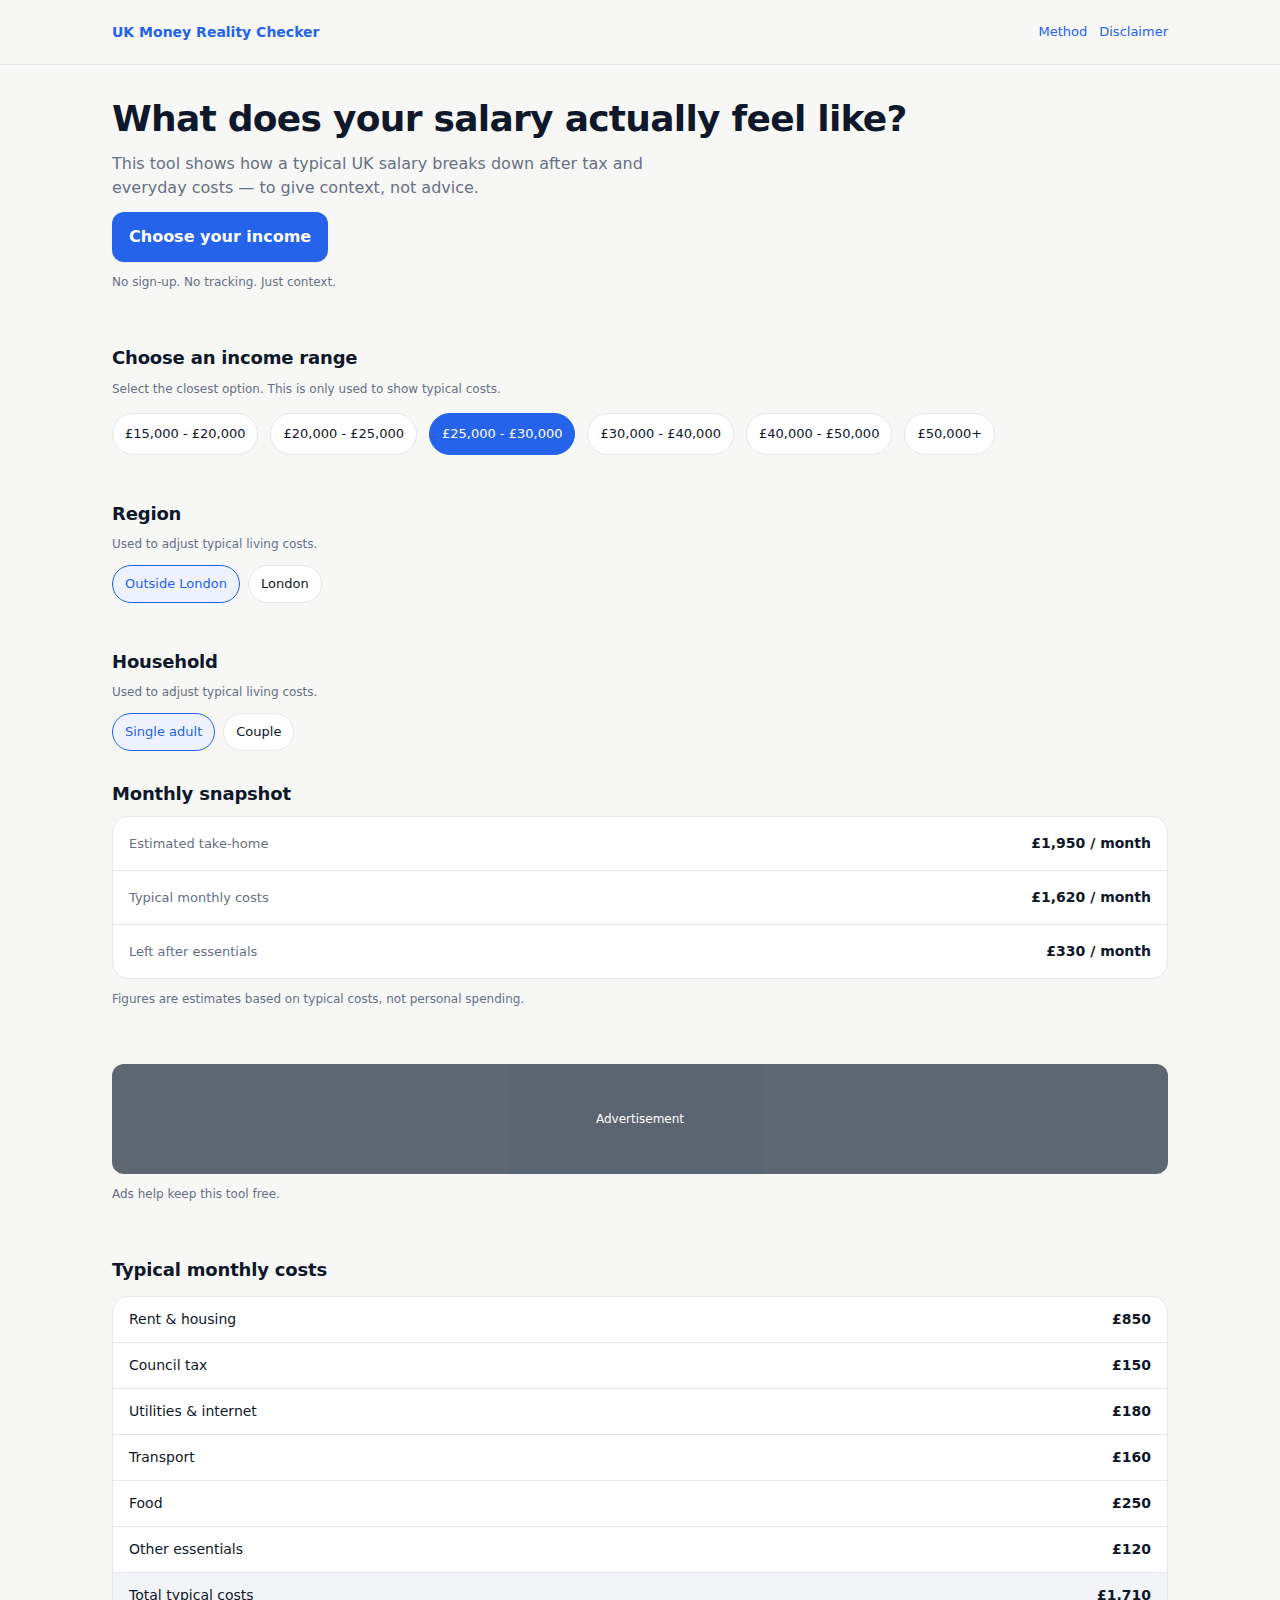
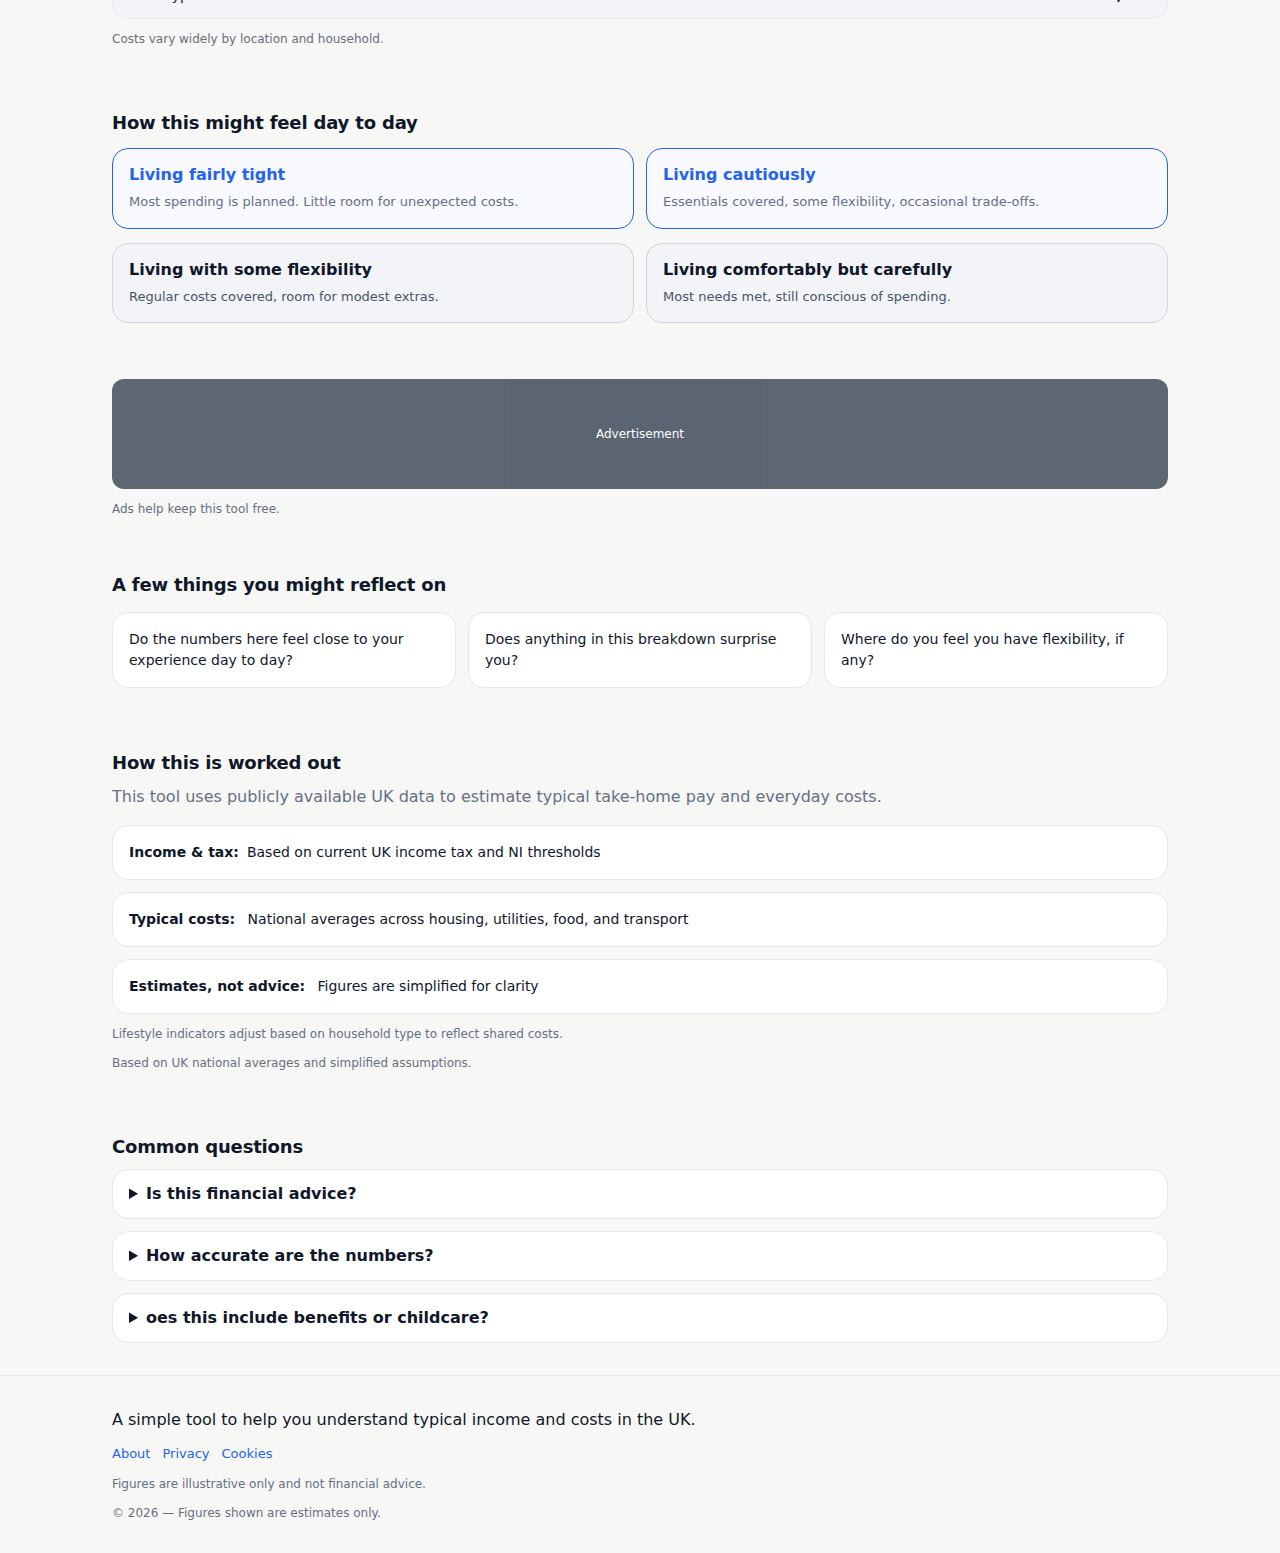
<file: index.html>
<!DOCTYPE html>
<html lang="en">

<head>
    <meta charset="UTF-8">
    <meta name="viewport" content="width=device-width, initial-scale=1.0">
    <meta name="description" content="A judgement-free tool to show what UK salaries feel like after tax and typical costs — context, not advice.">
    
    <script async src="https://pagead2.googlesyndication.com/pagead/js/adsbygoogle.js?client=ca-pub-9126733558020725" crossorigin="anonymous"></script>

    <title>UK Money Reality Checker</title>

    <link rel="canonical" href="https://ukmoneyreality.co.uk/">
    <meta name="robots" content="index, follow">
    <meta name="theme-color" content="#F7F7F5">
    <meta name="color-scheme" content="light">

    <!-- Social preview -->
    <meta property="og:site_name" content="UK Money Reality Checker">
    <meta property="og:title" content="UK Money Reality Checker">
    <meta property="og:description"
        content="A judgement-free tool to show what UK salaries feel like after tax and typical costs — context, not advice.">
    <meta property="og:type" content="website">
    <meta property="og:locale" content="en_GB">
    <meta property="og:url" content="https://ukmoneyreality.co.uk/">
    <meta property="og:image" content="https://ukmoneyreality.co.uk/og-image.png">

    <meta name="twitter:card" content="summary_large_image">
    <meta name="twitter:title" content="UK Money Reality Checker">
    <meta name="twitter:description"
        content="A judgement-free tool to show what UK salaries feel like after tax and typical costs — context, not advice.">
    <meta name="twitter:image" content="https://ukmoneyreality.co.uk/og-image.png">

    <!-- Favicons -->
    <link rel="icon" href="favicon.ico" sizes="any">
    <link rel="icon" type="image/png" sizes="32x32" href="favicon-32x32.png">
    <link rel="icon" type="image/png" sizes="16x16" href="favicon-16x16.png">
    <link rel="apple-touch-icon" sizes="180x180" href="apple-touch-icon.png">
    <link rel="manifest" href="site.webmanifest">

    <link rel="stylesheet" href="assets/css/styles.css">
</head>

<body id="top">

    <!-- Site Header -->
    <header class="site-header">
        <div class="container">
            <a href="#top" class="site-title">UK Money Reality Checker</a>

            <nav class="site-nav">
                <a href="#method">Method</a>
                <a href="#disclaimer">Disclaimer</a>
            </nav>
        </div>
    </header>

    <main>

        <!-- Hero -->
        <section class="hero">
            <div class="container">
                <h1>What does your salary actually feel like?</h1>

                <p>
                    This tool shows how a typical UK salary breaks down after tax and everyday costs &mdash; to give
                    context, not advice.
                </p>

                <a href="#income-selector" class="primary-btn">
                    Choose your income
                </a>

                <p class="meta">
                    No sign-up. No tracking. Just context.
                </p>

            </div>
        </section>

        <!-- Income selector -->
        <section class="income-selector" id="income-selector">
            <div class="container">
                <h2>Choose an income range</h2>

                <p class="meta">
                    Select the closest option. This is only used to show typical costs.
                </p>

                <div class="income-options" role="radiogroup" aria-label="Income range">
                    <button data-income="15000-20000">
                        £15,000 - £20,000
                    </button>
                    <button data-income="20000-25000">
                        £20,000 - £25,000
                    </button>
                    <button data-income="25000-30000" class="active">
                        £25,000 - £30,000
                    </button>
                    <button data-income="30000-40000">
                        £30,000 - £40,000
                    </button>
                    <button data-income="40000-50000">
                        £40,000 - £50,000
                    </button>
                    <button data-income="50000+">
                        £50,000+
                    </button>
                </div>
            </div>
        </section>

        <section class="region-selector" aria-labelledby="region-heading">
            <div class="container">
                <h2 id="region-heading">Region</h2>
                <p class="meta">Used to adjust typical living costs.</p>

                <div class="region-options" role="radiogroup" aria-label="Select region">
                    <button type="button" role="radio" aria-checked="true" tabindex="0" class="active"
                        data-region="outside-london">
                        Outside London
                    </button>

                    <button type="button" role="radio" aria-checked="false" tabindex="-1" data-region="london">
                        London
                    </button>
                </div>
            </div>
        </section>

        <section class="household-selector" aria-labelledby="household-heading">
            <div class="container">
                <h2 id="household-heading">Household</h2>
                <p class="meta">Used to adjust typical living costs.</p>

                <div class="household-options" role="radiogroup" aria-label="Select household type">
                    <button type="button" role="radio" aria-checked="true" tabindex="0" class="active"
                        data-household="single">
                        Single adult
                    </button>

                    <button type="button" role="radio" aria-checked="false" tabindex="-1" data-household="couple">
                        Couple
                    </button>
                </div>
            </div>
        </section>

        <!-- Monthly snpshot -->
        <section class="monthly-snapshot">
            <div class="container">
                <h2>Monthly snapshot</h2>

                <ul class="snapshot-list">
                    <li>
                        <span>Estimated take-home</span>
                        <strong id="takeHome" aria-live="polite">£1,950 / month</strong>
                    </li>
                    <li>
                        <span>Typical monthly costs</span>
                        <strong id="monthlyCosts" aria-live="polite">£1,620 / month</strong>
                    </li>
                    <li>
                        <span>Left after essentials</span>
                        <strong id="remaining" aria-live="polite">£330 / month</strong>
                    </li>
                </ul>

                <p class="meta">
                    Figures are estimates based on typical costs, not personal spending.
                </p>
        </section>

        <!-- Advertisement -->
        <section class="ad-slot" data-ad-slot>
            <div class="container">
                <div class="ad-placeholder">
                    Advertisement
                </div>

                <p class="meta">Ads help keep this tool free.</p>
            </div>
            </div>
        </section>

        <!-- Typical monthly costs -->
        <section class="cost-breakdown">
            <div class="container">
                <h2>Typical monthly costs</h2>

                <ul class="cost-list">
                    <li>
                        <span>Rent & housing</span>
                        <span id="cost-rent">£850</span>
                    </li>
                    <li>
                        <span>Council tax</span>
                        <span id="cost-council">£150</span>
                    </li>
                    <li>
                        <span>Utilities & internet</span>
                        <span id="cost-utilities">£180</span>
                    </li>
                    <li>
                        <span>Transport</span>
                        <span id="cost-transport">£160</span>
                    </li>
                    <li>
                        <span>Food</span>
                        <span id="cost-food">£250</span>
                    </li>
                    <li>
                        <span>Other essentials</span>
                        <span id="cost-essentials">£120</span>
                    </li>

                    <li class="total">
                        <span>Total typical costs</span>
                        <strong id="cost-total">£1,710</strong>
                    </li>
                </ul>

                <p class="meta">
                    Costs vary widely by location and household.
                </p>
            </div>
        </section>

        <!-- Lifestyle scenarios -->
        <section class="lifestyle">
            <div class="container">
                <h2>How this might feel day to day</h2>

                <div class="lifestyle-cards">
                    <article data-level="tight">
                        <h3>Living fairly tight</h3>
                        <p>
                            Most spending is planned. Little room for unexpected costs.
                        </p>
                    </article>

                    <article data-level="cautious">
                        <h3>Living cautiously</h3>
                        <p>
                            Essentials covered, some flexibility, occasional trade-offs.
                        </p>
                    </article>

                    <article data-level="flexible">
                        <h3>Living with some flexibility</h3>
                        <p>
                            Regular costs covered, room for modest extras.
                        </p>
                    </article>

                    <article data-level="comfortable">
                        <h3>Living comfortably but carefully</h3>
                        <p>
                            Most needs met, still conscious of spending.
                        </p>
                    </article>
                </div>
            </div>
        </section>

        <!-- Advertisement -->
        <section class="ad-slot" data-ad-slot>
            <div class="container">
                <div class="ad-placeholder">
                    Advertisement
                </div>

                <p class="meta">Ads help keep this tool free.</p>
            </div>
        </section>

        <!-- Reflection prompts -->
        <section class="reflection">
            <div class="container">
                <h2>A few things you might reflect on</h2>

                <ul class="reflection-list">
                    <li>
                        Do the numbers here feel close to your experience day to day?
                    </li>
                    <li>
                        Does anything in this breakdown surprise you?
                    </li>
                    <li>
                        Where do you feel you have flexibility, if any?
                    </li>
                </ul>
            </div>
        </section>

        <!-- Method -->
        <section id="method" class="method">
            <div class="container">
                <h2>How this is worked out</h2>

                <p>
                    This tool uses publicly available UK data to estimate typical take-home pay and everyday costs.
                </p>

                <ul class="method-list">
                    <li>
                        <strong>Income & tax:</strong>Based on current UK income tax and NI thresholds
                    </li>
                    <li>
                        <strong>Typical costs:</strong> National averages across housing, utilities, food, and transport
                    </li>
                    <li>
                        <strong>Estimates, not advice:</strong> Figures are simplified for clarity
                    </li>
                </ul>

                <p class="meta">
                    Lifestyle indicators adjust based on household type to reflect shared costs.
                </p>

                <p class="meta">
                    Based on UK national averages and simplified assumptions.
                </p>
            </div>
        </section>

        <!-- FAQ -->
        <section class="faq">
            <div class="container">
                <h2>Common questions</h2>

                <details>
                    <summary>Is this financial advice?</summary>
                    <p>
                        No. This tool provides context, not recommendations.
                    </p>
                </details>

                <details>
                    <summary>How accurate are the numbers?</summary>
                    <p>
                        They are estimates based on averages and will not fit everyone.
                    </p>
                </details>

                <details>
                    <summary>oes this include benefits or childcare?</summary>
                    <p>
                        No. These figures are simplified and do not include individual arrangements.
                    </p>
                </details>
            </div>
        </section>
    </main>

    <footer class="site-footer" id="disclaimer">
        <div class="container">
            <p>
                A simple tool to help you understand typical income and costs in the UK.
            </p>

            <nav>
                <a href="about.html">About</a>
                <a href="privacy.html">Privacy</a>
                <a href="cookies.html">Cookies</a>
            </nav>

            <p class="meta">
                Figures are illustrative only and not financial advice.
            </p>

            <p class="meta">
                © 2026 — Figures shown are estimates only.
            </p>
        </div>
    </footer>

    <!-- Cookie Consent Banner -->
    <div id="cookie-banner" class="cookie-banner" hidden>
        <div class="container">
            <p>
                This site uses cookies for advertising and basic functionality.
                You can accept or reject non-essential cookies.
            </p>

            <div class="cookie-actions">
                <button id="accept-cookies" class="primary-btn">
                    Accept
                </button>
                <button id="reject-cookies" class="secondary-btn">
                    Reject
                </button>
            </div>
        </div>
    </div>

    <!-- JS (defer so HTML loads first) -->
    <script src="assets/js/main.js" defer></script>
</body>

</html>
</file>
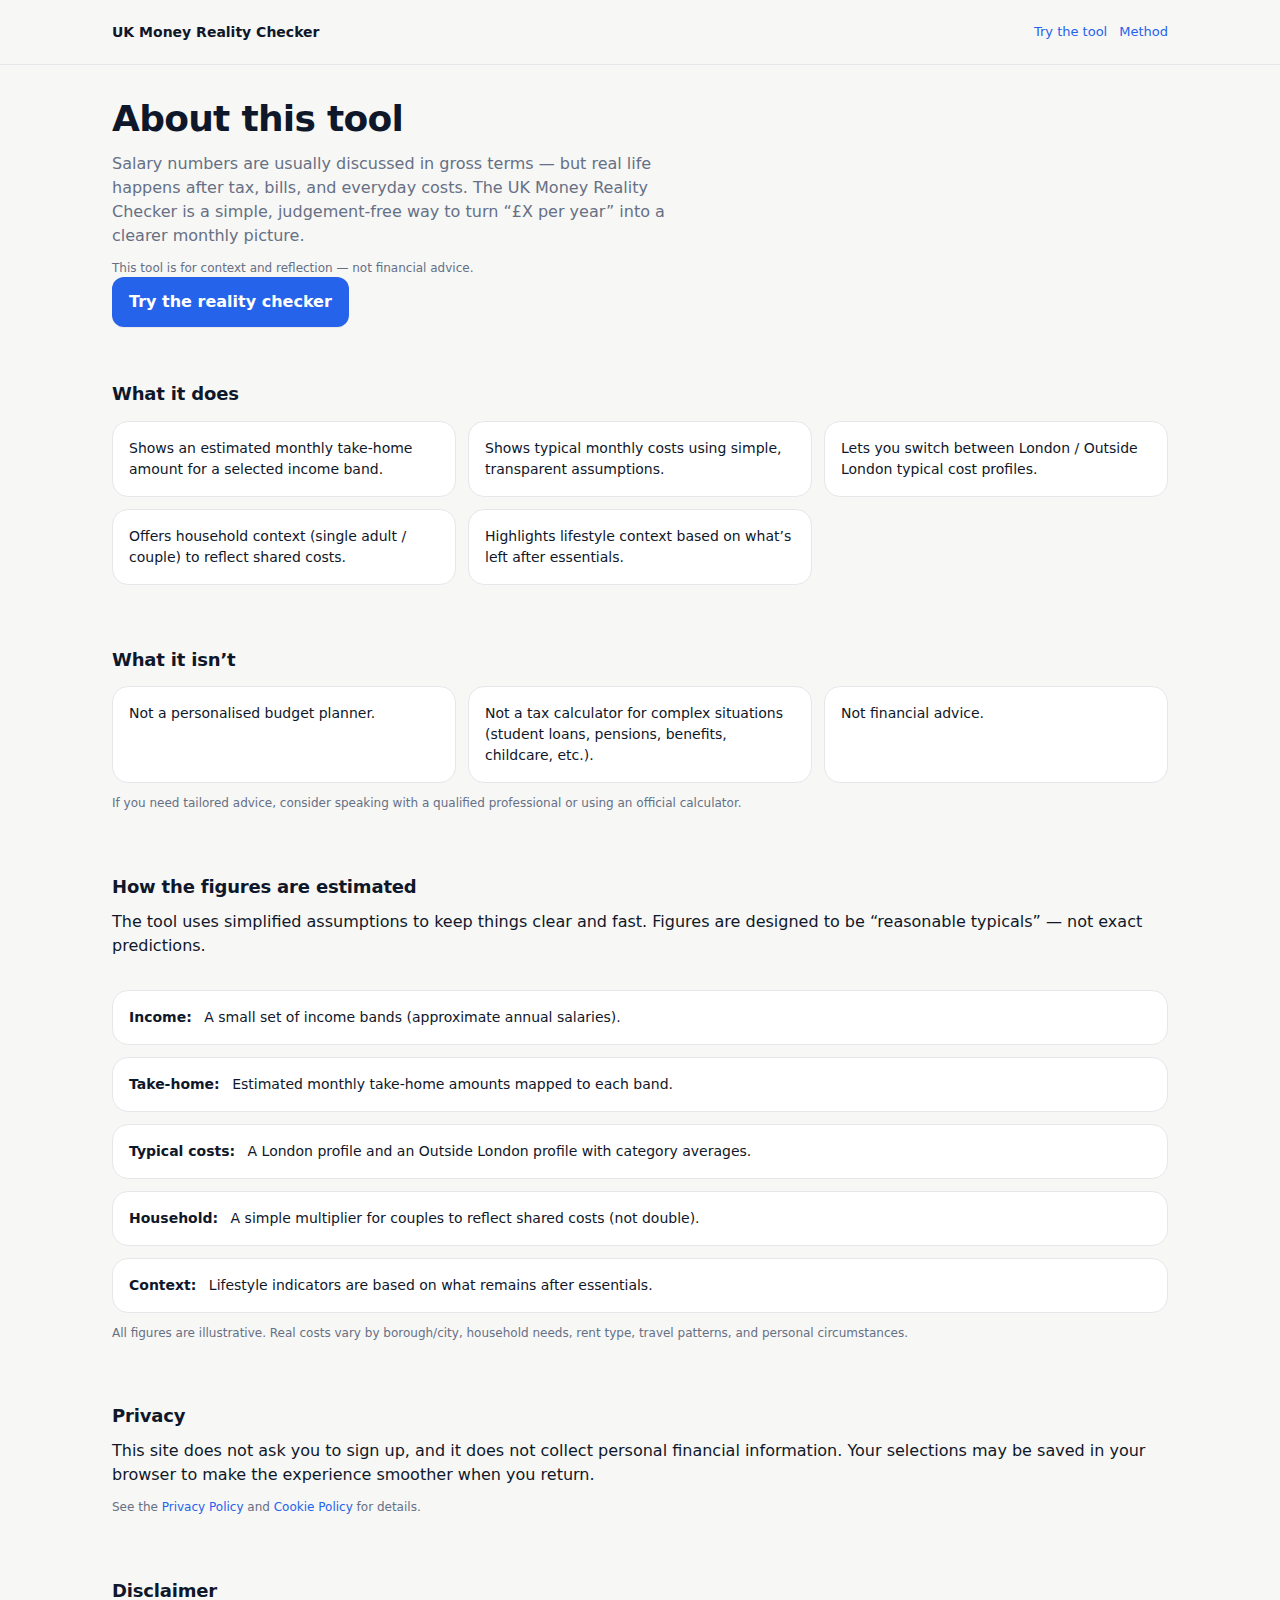
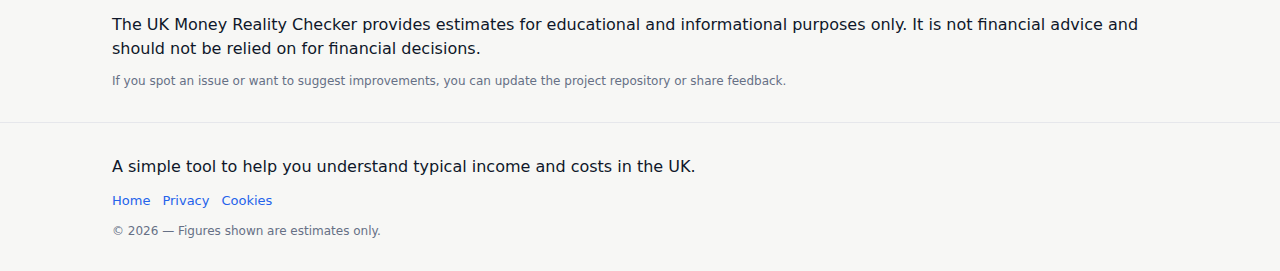
<file: about.html>
<!DOCTYPE html>
<html lang="en">

<head>
    <meta charset="UTF-8">
    <meta name="viewport" content="width=device-width, initial-scale=1.0">
    <meta name="description"
        content="About the UK Money Reality Checker — why it exists, what it does, and how the figures are estimated.">

    <title>About — UK Money Reality Checker</title>

    <link rel="canonical" href="https://YOUR-LIVE-URL-HERE/about.html">
    <meta name="robots" content="index, follow">
    <meta name="theme-color" content="#F7F7F5">
    <meta name="color-scheme" content="light">

    <!-- Social preview -->
    <meta property="og:site_name" content="UK Money Reality Checker">
    <meta property="og:title" content="About — UK Money Reality Checker">
    <meta property="og:description" content="Why this tool exists, what it does, and how the figures are estimated.">
    <meta property="og:type" content="website">
    <meta property="og:locale" content="en_GB">
    <meta property="og:url" content="https://YOUR-LIVE-URL-HERE/about.html">
    <meta property="og:image" content="https://YOUR-LIVE-URL-HERE/og-image.png">

    <meta name="twitter:card" content="summary_large_image">
    <meta name="twitter:title" content="About — UK Money Reality Checker">
    <meta name="twitter:description" content="Why this tool exists, what it does, and how the figures are estimated.">
    <meta name="twitter:image" content="https://YOUR-LIVE-URL-HERE/og-image.png">

    <!-- Favicons -->
    <link rel="icon" href="favicon.ico" sizes="any">
    <link rel="icon" type="image/png" sizes="32x32" href="favicon-32x32.png">
    <link rel="icon" type="image/png" sizes="16x16" href="favicon-16x16.png">
    <link rel="apple-touch-icon" sizes="180x180" href="apple-touch-icon.png">
    <link rel="manifest" href="site.webmanifest">

    <link rel="stylesheet" href="assets/css/styles.css">
</head>

<body>

    <!-- Site Header -->
    <header class="site-header">
        <div class="container">
            <span class="site-title">UK Money Reality Checker</span>

            <nav class="site-nav" aria-label="Primary">
                <a href="index.html#income-selector">Try the tool</a>
                <a href="index.html#method">Method</a>
            </nav>
        </div>
    </header>

    <main>
        <!-- About -->
        <section class="hero">
            <div class="container">
                <h1>About this tool</h1>

                <p>
                    Salary numbers are usually discussed in gross terms — but real life happens after tax, bills,
                    and everyday costs. The UK Money Reality Checker is a simple, judgement-free way to turn
                    “£X per year” into a clearer monthly picture.
                </p>

                <p class="meta">
                    This tool is for context and reflection — not financial advice.
                </p>

                <a href="index.html#income-selector" class="primary-btn">
                    Try the reality checker
                </a>
            </div>
        </section>

        <!-- What it does -->
        <section>
            <div class="container">
                <h2>What it does</h2>

                <ul class="reflection-list">
                    <li>
                        Shows an estimated monthly take-home amount for a selected income band.
                    </li>
                    <li>
                        Shows typical monthly costs using simple, transparent assumptions.
                    </li>
                    <li>
                        Lets you switch between London / Outside London typical cost profiles.
                    </li>
                    <li>
                        Offers household context (single adult / couple) to reflect shared costs.
                    </li>
                    <li>
                        Highlights lifestyle context based on what’s left after essentials.
                    </li>
                </ul>
            </div>
        </section>

        <!-- What it isn't -->
        <section>
            <div class="container">
                <h2>What it isn’t</h2>

                <ul class="reflection-list">
                    <li>
                        Not a personalised budget planner.
                    </li>
                    <li>
                        Not a tax calculator for complex situations (student loans, pensions, benefits, childcare,
                        etc.).
                    </li>
                    <li>
                        Not financial advice.
                    </li>
                </ul>

                <p class="meta">
                    If you need tailored advice, consider speaking with a qualified professional or using an official
                    calculator.
                </p>
            </div>
        </section>

        <!-- How figures are estimated -->
        <section>
            <div class="container">
                <h2>How the figures are estimated</h2>

                <p>
                    The tool uses simplified assumptions to keep things clear and fast. Figures are designed to be
                    “reasonable typicals” — not exact predictions.
                </p>

                <div class="method-list">
                    <div class="method-item" style="display:none;"></div>
                </div>

                <ul class="method-list">
                    <li>
                        <strong>Income:</strong> A small set of income bands (approximate annual salaries).
                    </li>
                    <li>
                        <strong>Take-home:</strong> Estimated monthly take-home amounts mapped to each band.
                    </li>
                    <li>
                        <strong>Typical costs:</strong> A London profile and an Outside London profile with category
                        averages.
                    </li>
                    <li>
                        <strong>Household:</strong> A simple multiplier for couples to reflect shared costs (not
                        double).
                    </li>
                    <li>
                        <strong>Context:</strong> Lifestyle indicators are based on what remains after essentials.
                    </li>
                </ul>

                <p class="meta">
                    All figures are illustrative. Real costs vary by borough/city, household needs, rent type, travel
                    patterns,
                    and personal circumstances.
                </p>
            </div>
        </section>

        <!-- Privacy -->
        <section>
            <div class="container">
                <h2>Privacy</h2>

                <p>
                    This site does not ask you to sign up, and it does not collect personal financial information.
                    Your selections may be saved in your browser to make the experience smoother when you return.
                </p>

                <p class="meta">
                    See the <a href="privacy.html">Privacy Policy</a> and <a href="cookies.html">Cookie Policy</a> for
                    details.
                </p>
            </div>
        </section>

        <!-- Disclaimer -->
        <section id="disclaimer">
            <div class="container">
                <h2>Disclaimer</h2>

                <p>
                    The UK Money Reality Checker provides estimates for educational and informational purposes only.
                    It is not financial advice and should not be relied on for financial decisions.
                </p>

                <p class="meta">
                    If you spot an issue or want to suggest improvements, you can update the project repository or share
                    feedback.
                </p>
            </div>
        </section>
    </main>

    <footer class="site-footer">
        <div class="container">
            <p>
                A simple tool to help you understand typical income and costs in the UK.
            </p>

            <nav aria-label="Footer">
                <a href="index.html">Home</a>
                <a href="privacy.html">Privacy</a>
                <a href="cookies.html">Cookies</a>
            </nav>

            <p class="meta">
                © 2026 — Figures shown are estimates only.
            </p>
        </div>
    </footer>

    <script src="assets/js/main.js" defer></script>
</body>

</html>
</file>
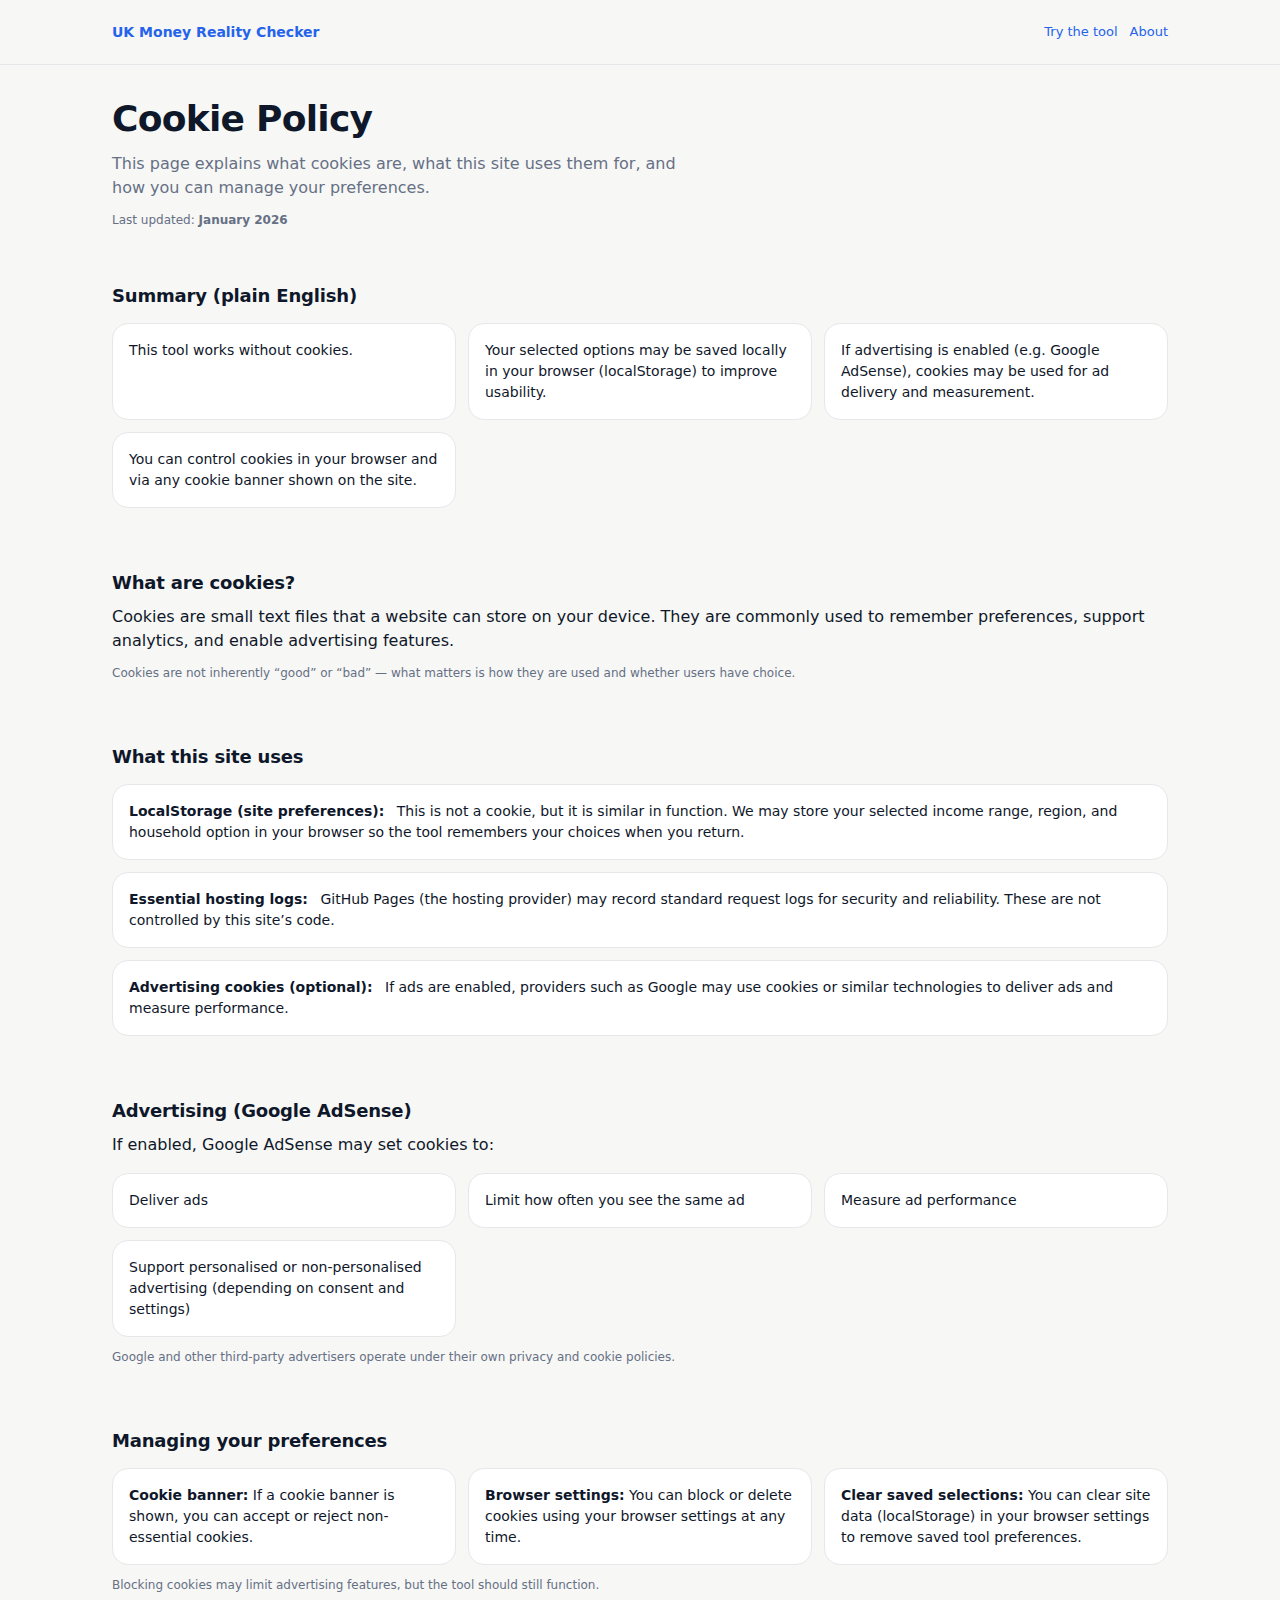
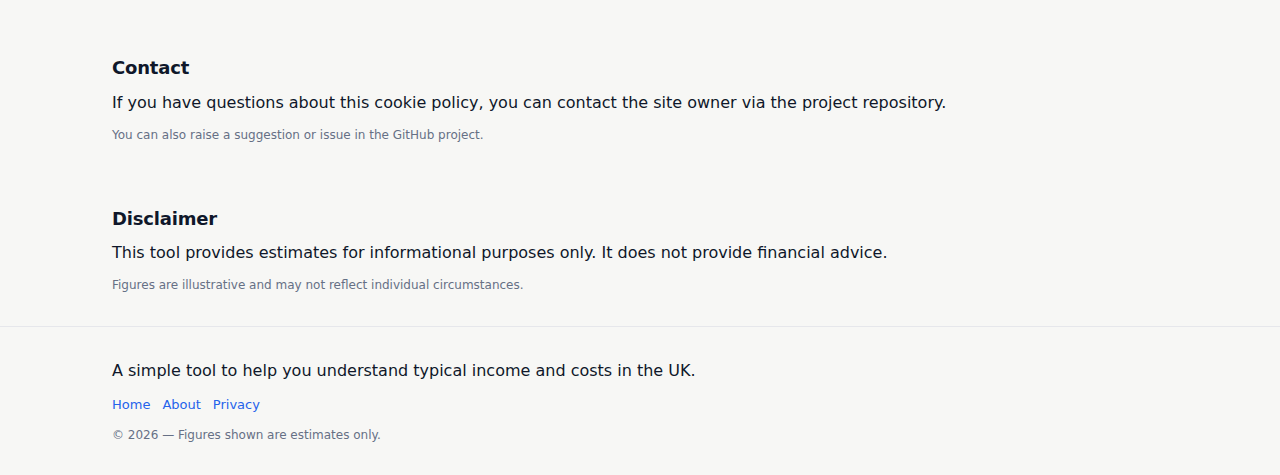
<file: cookies.html>
<!DOCTYPE html>
<html lang="en">

<head>
    <meta charset="UTF-8">
    <meta name="viewport" content="width=device-width, initial-scale=1.0">
    <meta name="description"
        content="Cookie policy for the UK Money Reality Checker. Learn what cookies are used for and how to manage your preferences.">

    <title>Cookie Policy — UK Money Reality Checker</title>

    <link rel="canonical" href="https://ukmoneyreality.co.uk/cookies.html">
    <meta name="robots" content="index, follow">
    <meta name="theme-color" content="#F7F7F5">
    <meta name="color-scheme" content="light">

    <!-- Social preview -->
    <meta property="og:site_name" content="UK Money Reality Checker">
    <meta property="og:title" content="Cookie Policy — UK Money Reality Checker">
    <meta property="og:description" content="What cookies are used for and how to manage your preferences.">
    <meta property="og:type" content="website">
    <meta property="og:locale" content="en_GB">
    <meta property="og:url" content="https://ukmoneyreality.co.uk/cookies.html">
    <meta property="og:image" content="https://ukmoneyreality.co.uk/og-image.png">

    <meta name="twitter:card" content="summary_large_image">
    <meta name="twitter:title" content="Cookie Policy — UK Money Reality Checker">
    <meta name="twitter:description" content="What cookies are used for and how to manage your preferences.">
    <meta name="twitter:image" content="https://ukmoneyreality.co.uk/og-image.png">

    <!-- Favicons -->
    <link rel="icon" href="favicon.ico" sizes="any">
    <link rel="icon" type="image/png" sizes="32x32" href="favicon-32x32.png">
    <link rel="icon" type="image/png" sizes="16x16" href="favicon-16x16.png">
    <link rel="apple-touch-icon" sizes="180x180" href="apple-touch-icon.png">
    <link rel="manifest" href="site.webmanifest">

    <link rel="stylesheet" href="assets/css/styles.css">
</head>

<body>

    <!-- Site Header -->
    <header class="site-header">
        <div class="container">
            <a href="index.html" class="site-title">UK Money Reality Checker</a>

            <nav class="site-nav" aria-label="Primary">
                <a href="index.html#income-selector">Try the tool</a>
                <a href="about.html">About</a>
            </nav>
        </div>
    </header>

    <main>
        <section class="hero">
            <div class="container">
                <h1>Cookie Policy</h1>

                <p>
                    This page explains what cookies are, what this site uses them for, and how you can manage your
                    preferences.
                </p>

                <p class="meta">
                    Last updated: <strong>January 2026</strong>
                </p>
            </div>
        </section>

        <section>
            <div class="container">
                <h2>Summary (plain English)</h2>

                <ul class="reflection-list">
                    <li>This tool works without cookies.</li>
                    <li>Your selected options may be saved locally in your browser (localStorage) to improve usability.
                    </li>
                    <li>If advertising is enabled (e.g. Google AdSense), cookies may be used for ad delivery and
                        measurement.</li>
                    <li>You can control cookies in your browser and via any cookie banner shown on the site.</li>
                </ul>
            </div>
        </section>

        <section>
            <div class="container">
                <h2>What are cookies?</h2>

                <p>
                    Cookies are small text files that a website can store on your device. They are commonly used to
                    remember
                    preferences, support analytics, and enable advertising features.
                </p>

                <p class="meta">
                    Cookies are not inherently “good” or “bad” — what matters is how they are used and whether users
                    have choice.
                </p>
            </div>
        </section>

        <section>
            <div class="container">
                <h2>What this site uses</h2>

                <ul class="method-list">
                    <li>
                        <strong>LocalStorage (site preferences):</strong>
                        This is not a cookie, but it is similar in function. We may store your selected income range,
                        region, and
                        household option in your browser so the tool remembers your choices when you return.
                    </li>
                    <li>
                        <strong>Essential hosting logs:</strong>
                        GitHub Pages (the hosting provider) may record standard request logs for security and
                        reliability.
                        These are not controlled by this site’s code.
                    </li>
                    <li>
                        <strong>Advertising cookies (optional):</strong>
                        If ads are enabled, providers such as Google may use cookies or similar technologies to deliver
                        ads and measure performance.
                    </li>
                </ul>
            </div>
        </section>

        <section>
            <div class="container">
                <h2>Advertising (Google AdSense)</h2>

                <p>
                    If enabled, Google AdSense may set cookies to:
                </p>

                <ul class="reflection-list">
                    <li>Deliver ads</li>
                    <li>Limit how often you see the same ad</li>
                    <li>Measure ad performance</li>
                    <li>Support personalised or non-personalised advertising (depending on consent and settings)</li>
                </ul>

                <p class="meta">
                    Google and other third-party advertisers operate under their own privacy and cookie policies.
                </p>
            </div>
        </section>

        <section>
            <div class="container">
                <h2>Managing your preferences</h2>

                <ul class="reflection-list">
                    <li>
                        <strong>Cookie banner:</strong>
                        If a cookie banner is shown, you can accept or reject non-essential cookies.
                    </li>
                    <li>
                        <strong>Browser settings:</strong>
                        You can block or delete cookies using your browser settings at any time.
                    </li>
                    <li>
                        <strong>Clear saved selections:</strong>
                        You can clear site data (localStorage) in your browser settings to remove saved tool
                        preferences.
                    </li>
                </ul>

                <p class="meta">
                    Blocking cookies may limit advertising features, but the tool should still function.
                </p>
            </div>
        </section>

        <section>
            <div class="container">
                <h2>Contact</h2>

                <p>
                    If you have questions about this cookie policy, you can contact the site owner via the project
                    repository.
                </p>

                <p class="meta">
                    You can also raise a suggestion or issue in the GitHub project.
                </p>
            </div>
        </section>

        <section id="disclaimer">
            <div class="container">
                <h2>Disclaimer</h2>

                <p>
                    This tool provides estimates for informational purposes only.
                    It does not provide financial advice.
                </p>

                <p class="meta">
                    Figures are illustrative and may not reflect individual circumstances.
                </p>
            </div>
        </section>
    </main>

    <footer class="site-footer">
        <div class="container">
            <p>
                A simple tool to help you understand typical income and costs in the UK.
            </p>

            <nav aria-label="Footer">
                <a href="index.html">Home</a>
                <a href="about.html">About</a>
                <a href="privacy.html">Privacy</a>
            </nav>

            <p class="meta">
                © 2026 — Figures shown are estimates only.
            </p>
        </div>
    </footer>

    <script src="assets/js/main.js" defer></script>
</body>

</html>
</file>
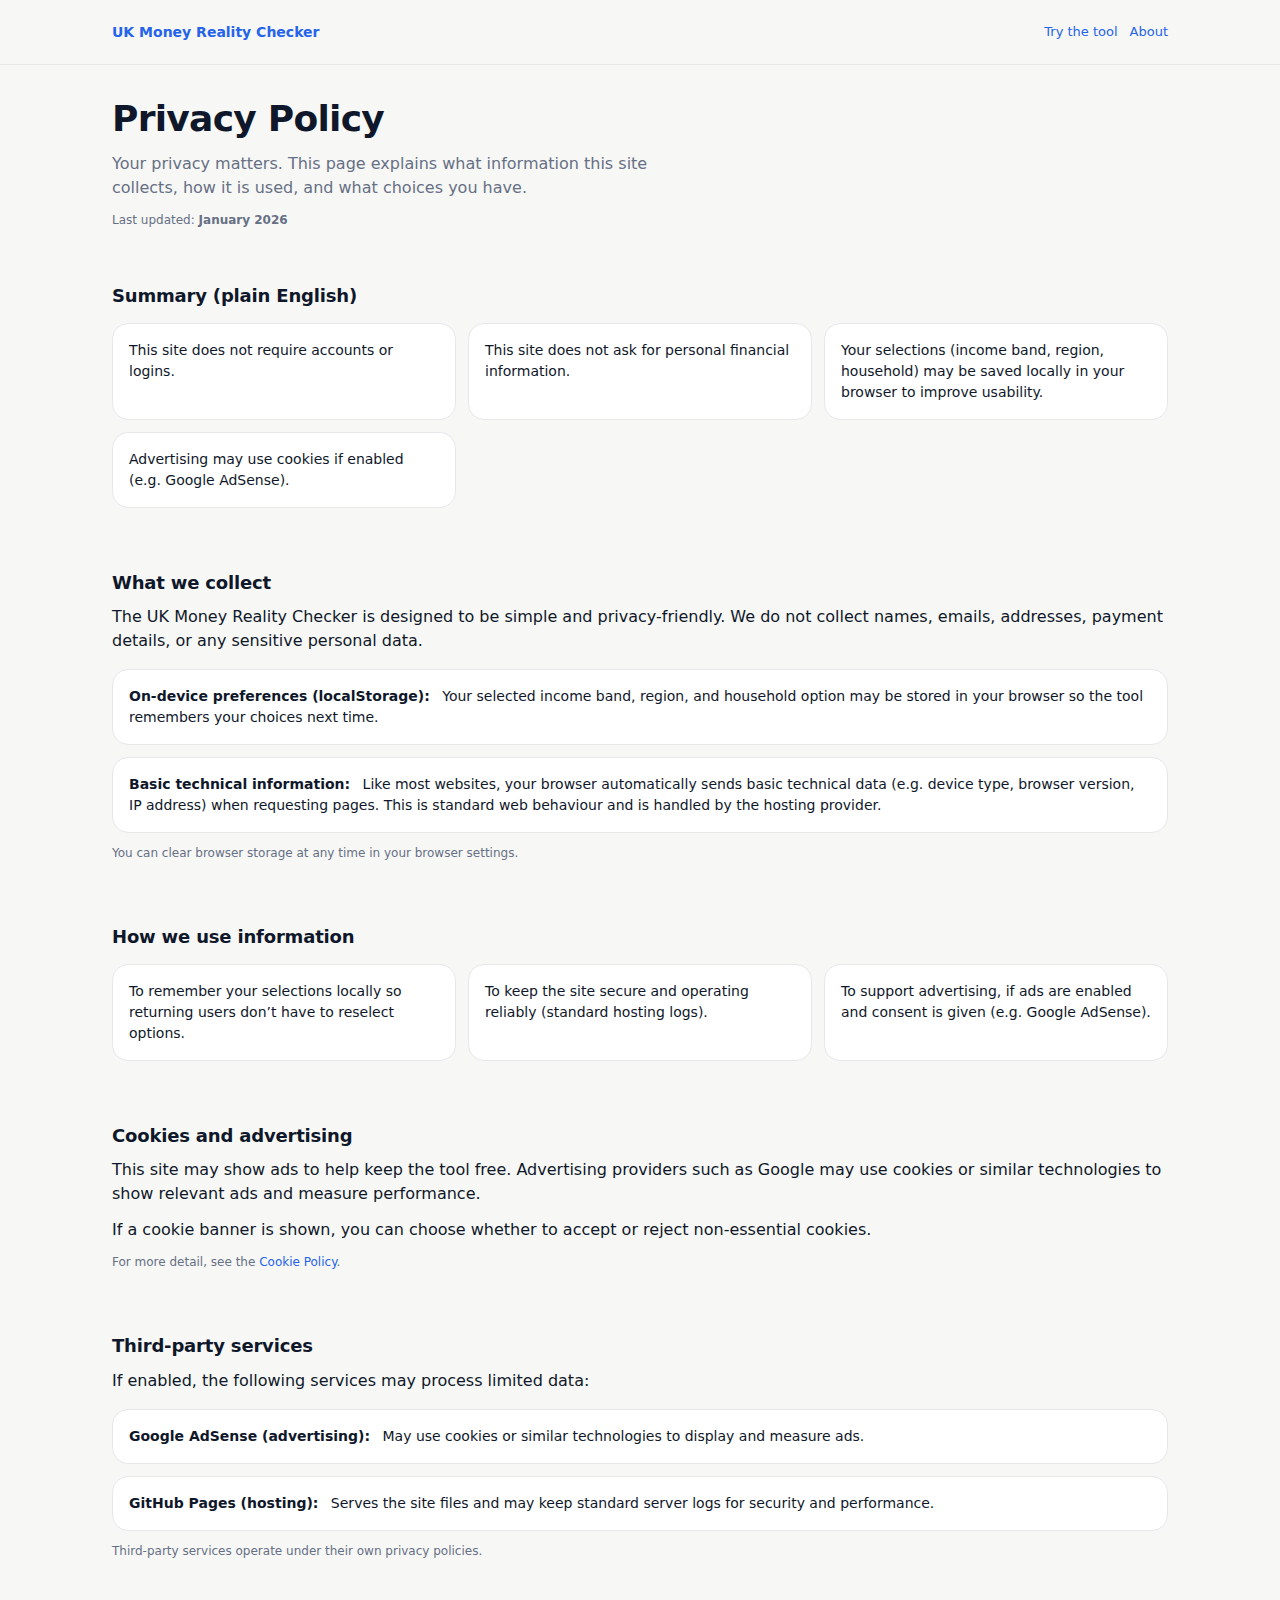
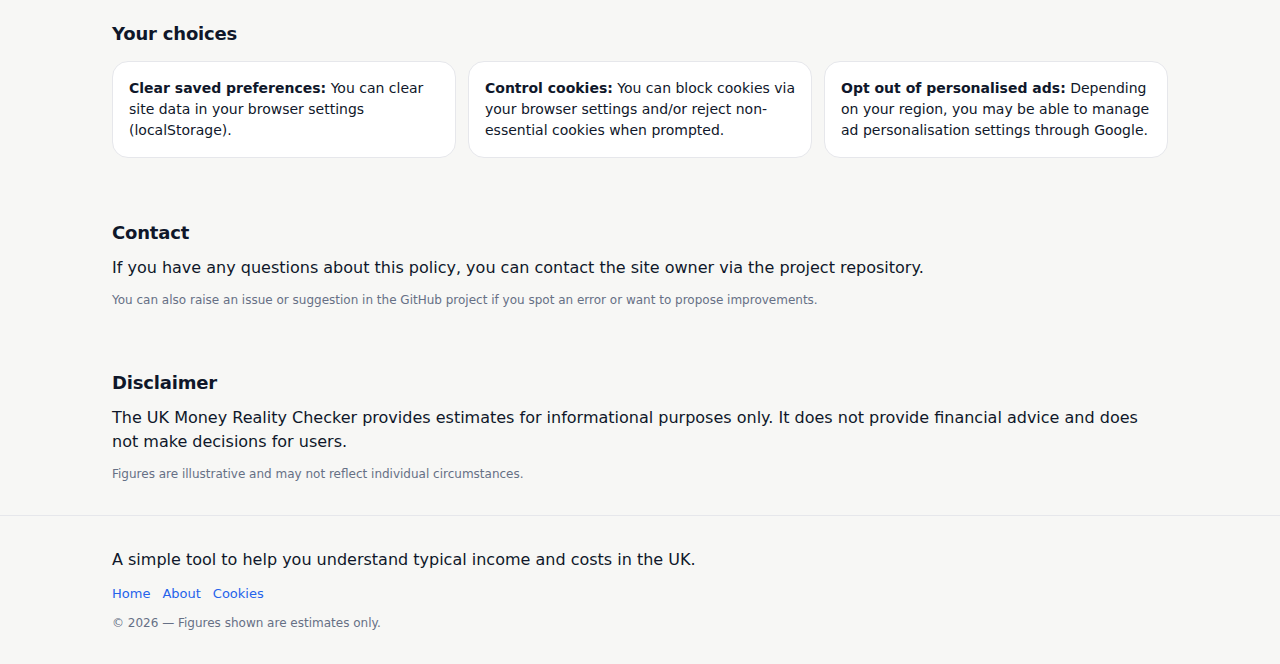
<file: privacy.html>
<!DOCTYPE html>
<html lang="en">

<head>
    <meta charset="UTF-8">
    <meta name="viewport" content="width=device-width, initial-scale=1.0">
    <meta name="description"
        content="Privacy policy for the UK Money Reality Checker. Learn what data is (and isn’t) collected and how cookies are used.">

    <title>Privacy Policy — UK Money Reality Checker</title>

    <link rel="canonical" href="https://creatvie-introvert.github.io/uk-money-reality-checker/privacy.html">
    <meta name="robots" content="index, follow">
    <meta name="theme-color" content="#F7F7F5">
    <meta name="color-scheme" content="light">

    <!-- Social preview -->
    <meta property="og:site_name" content="UK Money Reality Checker">
    <meta property="og:title" content="Privacy Policy — UK Money Reality Checker">
    <meta property="og:description" content="What data is (and isn’t) collected and how cookies are used.">
    <meta property="og:type" content="website">
    <meta property="og:locale" content="en_GB">
    <meta property="og:url" content="https://creatvie-introvert.github.io/uk-money-reality-checker/privacy.html">
    <meta property="og:image" content="https://creatvie-introvert.github.io/uk-money-reality-checker/og-image.png">

    <meta name="twitter:card" content="summary_large_image">
    <meta name="twitter:title" content="Privacy Policy — UK Money Reality Checker">
    <meta name="twitter:description" content="What data is (and isn’t) collected and how cookies are used.">
    <meta name="twitter:image" content="https://creatvie-introvert.github.io/uk-money-reality-checker/og-image.png">

    <!-- Favicons -->
    <link rel="icon" href="favicon.ico" sizes="any">
    <link rel="icon" type="image/png" sizes="32x32" href="favicon-32x32.png">
    <link rel="icon" type="image/png" sizes="16x16" href="favicon-16x16.png">
    <link rel="apple-touch-icon" sizes="180x180" href="apple-touch-icon.png">
    <link rel="manifest" href="site.webmanifest">

    <link rel="stylesheet" href="assets/css/styles.css">
</head>

<body>

    <!-- Site Header -->
    <header class="site-header">
        <div class="container">
            <a href="index.html" class="site-title">UK Money Reality Checker</a>

            <nav class="site-nav" aria-label="Primary">
                <a href="index.html#income-selector">Try the tool</a>
                <a href="about.html">About</a>
            </nav>
        </div>
    </header>

    <main>
        <section class="hero">
            <div class="container">
                <h1>Privacy Policy</h1>

                <p>
                    Your privacy matters. This page explains what information this site collects, how it is used,
                    and what choices you have.
                </p>

                <p class="meta">
                    Last updated: <strong>January 2026</strong>
                </p>
            </div>
        </section>

        <section>
            <div class="container">
                <h2>Summary (plain English)</h2>

                <ul class="reflection-list">
                    <li>This site does not require accounts or logins.</li>
                    <li>This site does not ask for personal financial information.</li>
                    <li>Your selections (income band, region, household) may be saved locally in your browser to improve
                        usability.</li>
                    <li>Advertising may use cookies if enabled (e.g. Google AdSense).</li>
                </ul>
            </div>
        </section>

        <section>
            <div class="container">
                <h2>What we collect</h2>

                <p>
                    The UK Money Reality Checker is designed to be simple and privacy-friendly.
                    We do not collect names, emails, addresses, payment details, or any sensitive personal data.
                </p>

                <ul class="method-list">
                    <li>
                        <strong>On-device preferences (localStorage):</strong>
                        Your selected income band, region, and household option may be stored in your browser so the
                        tool remembers your choices next time.
                    </li>
                    <li>
                        <strong>Basic technical information:</strong>
                        Like most websites, your browser automatically sends basic technical data (e.g. device type,
                        browser version, IP address) when requesting pages.
                        This is standard web behaviour and is handled by the hosting provider.
                    </li>
                </ul>

                <p class="meta">
                    You can clear browser storage at any time in your browser settings.
                </p>
            </div>
        </section>

        <section>
            <div class="container">
                <h2>How we use information</h2>

                <ul class="reflection-list">
                    <li>
                        To remember your selections locally so returning users don’t have to reselect options.
                    </li>
                    <li>
                        To keep the site secure and operating reliably (standard hosting logs).
                    </li>
                    <li>
                        To support advertising, if ads are enabled and consent is given (e.g. Google AdSense).
                    </li>
                </ul>
            </div>
        </section>

        <section>
            <div class="container">
                <h2>Cookies and advertising</h2>

                <p>
                    This site may show ads to help keep the tool free. Advertising providers such as Google
                    may use cookies or similar technologies to show relevant ads and measure performance.
                </p>

                <p>
                    If a cookie banner is shown, you can choose whether to accept or reject non-essential cookies.
                </p>

                <p class="meta">
                    For more detail, see the <a href="cookies.html">Cookie Policy</a>.
                </p>
            </div>
        </section>

        <section>
            <div class="container">
                <h2>Third-party services</h2>

                <p>
                    If enabled, the following services may process limited data:
                </p>

                <ul class="method-list">
                    <li>
                        <strong>Google AdSense (advertising):</strong>
                        May use cookies or similar technologies to display and measure ads.
                    </li>
                    <li>
                        <strong>GitHub Pages (hosting):</strong>
                        Serves the site files and may keep standard server logs for security and performance.
                    </li>
                </ul>

                <p class="meta">
                    Third-party services operate under their own privacy policies.
                </p>
            </div>
        </section>

        <section>
            <div class="container">
                <h2>Your choices</h2>

                <ul class="reflection-list">
                    <li>
                        <strong>Clear saved preferences:</strong>
                        You can clear site data in your browser settings (localStorage).
                    </li>
                    <li>
                        <strong>Control cookies:</strong>
                        You can block cookies via your browser settings and/or reject non-essential cookies when
                        prompted.
                    </li>
                    <li>
                        <strong>Opt out of personalised ads:</strong>
                        Depending on your region, you may be able to manage ad personalisation settings through Google.
                    </li>
                </ul>
            </div>
        </section>

        <section>
            <div class="container">
                <h2>Contact</h2>

                <p>
                    If you have any questions about this policy, you can contact the site owner via the project
                    repository.
                </p>

                <p class="meta">
                    You can also raise an issue or suggestion in the GitHub project if you spot an error or want to
                    propose improvements.
                </p>
            </div>
        </section>

        <section id="disclaimer">
            <div class="container">
                <h2>Disclaimer</h2>

                <p>
                    The UK Money Reality Checker provides estimates for informational purposes only.
                    It does not provide financial advice and does not make decisions for users.
                </p>

                <p class="meta">
                    Figures are illustrative and may not reflect individual circumstances.
                </p>
            </div>
        </section>
    </main>

    <footer class="site-footer">
        <div class="container">
            <p>
                A simple tool to help you understand typical income and costs in the UK.
            </p>

            <nav aria-label="Footer">
                <a href="index.html">Home</a>
                <a href="about.html">About</a>
                <a href="cookies.html">Cookies</a>
            </nav>

            <p class="meta">
                © 2026 — Figures shown are estimates only.
            </p>
        </div>
    </footer>

    <script src="assets/js/main.js" defer></script>
</body>

</html>
</file>
<file: assets/css/styles.css>
/* =========================================================
   UK Money Reality Checker — Base Styles (mobile-first)
   ========================================================= */

/* -------- CSS Reset / Base -------- */
*,
*::before,
*::after {
    box-sizing: border-box;
}

html {
    -webkit-text-size-adjust: 100%;
    text-size-adjust: 100%;
}

body {
    margin: 0;
    font-family: Inter, system-ui, -apple-system, BlinkMacSystemFont, "Segoe UI", Roboto, Arial, sans-serif;
    background: #f7f7f5;
    color: #0f172a;
    line-height: 1.5;
}

img,
svg {
    display: block;
    max-width: 100%;
}

a {
    color: #2563eb;
    text-decoration: none;
}

a:hover {
    text-decoration: underline;
}

button {
    font: inherit;
}

:focus-visible {
    outline: 3px solid #2563eb;
    outline-offset: 3px;
}

/* -------- Design Tokens -------- */
:root {
    /* 5-colour minimal palette */
    --bg: #f7f7f5;              /* page background */
    --surface: #ffffff;         /* cards / panels */
    --text: #0f172a;            /* primary text */
    --muted: #667085;           /* secondary text */
    --primary: #2563eb;         /* action / links */
    --border: #e6e7eb;          /* derived (neutral line) */
    --shadow: 0 1px 0 rgba(15, 23, 42, 0.06);

    /* spacing */
    --space-4: 4px;
    --space-8: 8px;
    --space-12: 12px;
    --space-16: 16px;
    --space-24: 24px;
    --space-32: 32px;
    --space-48: 48px;

    /* radius */
    --r-8: 8px;
    --r-12: 12px;
    --r-16: 16px;
}

/* -------- Layout -------- */
.container {
    width: 100%;
    max-width: 720px; /* keeps desktop readable; we’ll widen later */
    margin: 0 auto;
    padding-left: var(--space-16);
    padding-right: var(--space-16);
}

main {
    display: block;
}

section {
    padding: var(--space-32) 0;
}

h1,
h2,
h3 {
    margin: 0 0 var(--space-12) 0;
    line-height: 1.2;
}

h1 {
    font-size: 28px;
    letter-spacing: -0.02em;
}

h2 {
    font-size: 18px;
    letter-spacing: -0.01em;
}

h3 {
    font-size: 16px;
}

p {
    margin: 0 0 var(--space-12) 0;
}

.meta {
    margin: var(--space-12) 0 0 0;
    color: var(--muted);
    font-size: 12px;
    line-height: 1.4;
}

/* -------- Header -------- */
.site-header {
    position: sticky;
    top: 0;
    z-index: 10;
    background: var(--bg);
    border-bottom: 1px solid var(--border);
}

.site-header .container {
    height: 64px;
    display: flex;
    align-items: center;
    justify-content: space-between;
    gap: var(--space-12);
}

.site-title {
    font-weight: 600;
    font-size: 14px;
    white-space: nowrap;
}

.site-nav {
    display: flex;
    align-items: center;
    gap: var(--space-12);
}

.site-nav a {
    font-size: 12px;
    color: var(--primary);
}

/* -------- Hero -------- */
.hero {
    padding-top: var(--space-32);
    padding-bottom: var(--space-24);
}

.hero p {
    color: var(--muted);
    max-width: 56ch;
}

.primary-btn {
    display: inline-flex;
    align-items: center;
    justify-content: center;
    gap: var(--space-8);
    padding: 12px 16px;
    border-radius: var(--r-12);
    border: 1px solid transparent;
    background: var(--primary);
    color: #ffffff;
    font-weight: 600;
    cursor: pointer;
    box-shadow: var(--shadow);
}

.primary-btn:hover {
    filter: brightness(0.98);
}

.primary-btn:active {
    transform: translateY(1px);
}

/* -------- Income Selector -------- */
.income-selector {
  scroll-margin-top: 64px;
}

.income-selector h2 {
    margin-bottom: var(--space-8);
}

.income-options {
    margin-top: var(--space-16);
    display: flex;
    flex-wrap: wrap;
    gap: var(--space-8);
}

.income-options button {
    padding: 10px 12px;
    border-radius: 999px;
    border: 1px solid var(--border);
    background: var(--surface);
    color: var(--text);
    font-size: 13px;
    cursor: pointer;
}

.income-options button:hover {
    border-color: #cfd3dd;
}

.income-options button.active {
    background: var(--primary);
    border-color: var(--primary);
    color: #ffffff;
}

/* -------- Region Selector -------- */
.region-selector {
    padding-top: var(--space-16);
}

.region-options {
    display: flex;
    gap: var(--space-8);
    margin-top: var(--space-12);
}

.region-options button {
    padding: 8px 12px;
    border-radius: 999px;
    border: 1px solid var(--border);
    background: var(--surface);
    font-size: 13px;
    color: var(--text);
    cursor: pointer;
}

.region-options button:hover {
    border-color: #cfd3dd;
}

.region-options button.active {
    background: #eef2ff; /* subtle, not primary */
    border-color: var(--primary);
    color: var(--primary);
}

/* -------- Household Selector -------- */
.household-selector {
    padding-top: var(--space-16);
}

.household-options {
    display: flex;
    gap: var(--space-8);
    margin-top: var(--space-12);
}

.household-options button {
    padding: 8px 12px;
    border-radius: 999px;
    border: 1px solid var(--border);
    background: var(--surface);
    font-size: 13px;
    color: var(--text);
    cursor: pointer;
}

.household-options button:hover {
    border-color: #cfd3dd;
}

.household-options button.active {
    background: #eef2ff;
    border-color: var(--primary);
    color: var(--primary);
}

/* -------- Monthly Snapshot -------- */
.monthly-snapshot {
    padding-top: 0; /* tighter after selector */
}

.monthly-snapshot h2 {
    margin-bottom: var(--space-12);
}

.snapshot-list {
    list-style: none;
    margin: 0;
    padding: 0;
    background: var(--surface);
    border: 1px solid var(--border);
    border-radius: var(--r-16);
    overflow: hidden;
}

.snapshot-list li {
    display: flex;
    align-items: baseline;
    justify-content: space-between;
    gap: var(--space-12);
    padding: var(--space-16);
    border-bottom: 1px solid var(--border);
}

.snapshot-list li:last-child {
    border-bottom: 0;
}

.snapshot-list span {
    color: var(--muted);
    font-size: 13px;
}

.snapshot-list strong {
    font-size: 14px;
    font-weight: 700;
    transition: color 0.2s ease;
}

.monthly-snapshot.updated strong {
    color: var(--primary);
}

/* -------- Ad Slots -------- */
.ad-slot {
    padding: var(--space-24) 0;
}

.ad-placeholder {
    height: 110px;
    background: #4b5563;
    border-radius: var(--r-12);
    display: flex;
    align-items: center;
    justify-content: center;
    color: #ffffff;
    font-size: 12px;
    opacity: 0.9;
}

/* -------- Cost Breakdown -------- */
.cost-breakdown h2 {
    margin-bottom: var(--space-8);
}

.cost-list {
    list-style: none;
    padding: 0;
    margin: var(--space-16) 0 0 0;
    background: var(--surface);
    border: 1px solid var(--border);
    border-radius: var(--r-16);
    overflow: hidden;
}

.cost-list li {
    display: flex;
    justify-content: space-between;
    gap: var(--space-16);
    padding: var(--space-12) var(--space-16);
    border-bottom: 1px solid var(--border);
    font-size: 14px;
}

.cost-list li span:first-child {
    color: var(--text);
}

.cost-list li span:last-child {
    color: var(--text);
    font-weight: 600;
}

.cost-list li.total {
    background: #f2f4f7;
}

.cost-list li.total strong {
    font-weight: 800;
}

.cost-list li:last-child {
    border-bottom: 0;
}

/* -------- Lifestyle Scenarios -------- */
.lifestyle-cards {
    display: grid;
    grid-template-columns: 1fr;
    gap: var(--space-12);
    margin-top: var(--space-16);
}

.lifestyle-cards article {
    background: var(--surface);
    border: 1px solid var(--border);
    border-radius: var(--r-16);
    padding: var(--space-16);
}

.lifestyle-cards h3 {
    margin-bottom: var(--space-8);
}

.lifestyle-cards p {
    margin: 0;
    color: var(--muted);
    font-size: 13px;
}

.lifestyle-cards article {
    transition: opacity 0.25s ease, transform 0.25s ease, border-color 0.25s ease;
}

.lifestyle-cards article.highlighted {
    border-color: var(--primary);
    transform: translateY(-2px);
}

.lifestyle-cards article.deemphasised {
  background: #f2f4f7;           /* subtle surface change */
  border-color: #d0d5dd;
}

.lifestyle-cards article.deemphasised p {
  color: #475467;                /* darker muted text */
}

.lifestyle-cards article.highlighted {
  border-color: var(--primary);
  background: #f8faff;
}

.lifestyle-cards article.highlighted h3 {
  color: var(--primary);
}

/* -------- Reflection Prompts -------- */
.reflection-list {
    list-style: none;
    padding: 0;
    margin: var(--space-16) 0 0 0;
    display: grid;
    gap: var(--space-12);
}

.reflection-list li {
    background: var(--surface);
    border: 1px solid var(--border);
    border-radius: var(--r-16);
    padding: var(--space-16);
    font-size: 14px;
}

/* -------- Method -------- */
#method {
    scroll-margin-top: 64px;
}

.method p {
    color: var(--muted);
}

.method-list {
    list-style: none;
    padding: 0;
    margin: var(--space-16) 0 0 0;
    display: grid;
    gap: var(--space-12);
}

.method-list li {
    background: var(--surface);
    border: 1px solid var(--border);
    border-radius: var(--r-16);
    padding: var(--space-16);
    font-size: 14px;
}

.method-list strong {
    display: inline-block;
    margin-right: var(--space-8);
}

/* -------- FAQ -------- */
.faq details {
    background: var(--surface);
    border: 1px solid var(--border);
    border-radius: var(--r-16);
    padding: var(--space-12) var(--space-16);
    margin-top: var(--space-12);
}

.faq summary {
    cursor: pointer;
    font-weight: 600;
}

.faq details p {
    margin-top: var(--space-12);
    color: var(--muted);
}

/* -------- Footer -------- */
.site-footer {
    border-top: 1px solid var(--border);
    padding: var(--space-32) 0;
    background: var(--bg);
    scroll-margin-top: 64px;
}

.site-footer nav {
    display: flex;
    gap: var(--space-12);
    flex-wrap: wrap;
    margin: var(--space-12) 0;
}

.site-footer a {
    font-size: 13px;
}

/* -------- Cookie Banner -------- */
.cookie-banner {
    position: fixed;
    bottom: 0;
    left: 0;
    width: 100%;
    background: var(--surface);
    border-top: 1px solid var(--border);
    z-index: 100;
}

.cookie-banner .container {
    display: flex;
    flex-direction: column;
    gap: var(--space-12);
    padding: var(--space-16);
}

.cookie-banner p {
    margin: 0;
    font-size: 13px;
    color: var(--text);
}

.cookie-actions {
    display: flex;
    gap: var(--space-12);
    flex-wrap: wrap;
}

.secondary-btn {
    padding: 12px 16px;
    border-radius: var(--r-12);
    border: 1px solid var(--border);
    background: var(--surface);
    color: var(--text);
    font-weight: 600;
    cursor: pointer;
}

.secondary-btn:hover {
    background: #f2f4f7;
}

/* -------- Responsive (tablet+) -------- */
@media (min-width: 768px) {
    .container {
        max-width: 960px;
        padding-left: var(--space-32);
        padding-right: var(--space-32);
    }

    h1 {
        font-size: 36px;
    }

    .site-nav a {
        font-size: 13px;
    }

    .lifestyle-cards {
        grid-template-columns: repeat(2, 1fr);
    }

    .reflection-list {
        grid-template-columns: repeat(2, 1fr);
    }
}

/* -------- Responsive (desktop+) -------- */
@media (min-width: 1024px) {
    .container {
        max-width: 1120px;
    }

    .reflection-list {
        grid-template-columns: repeat(3, 1fr);
    }

    .income-options {
        gap: var(--space-12);
    }
}
</file>
